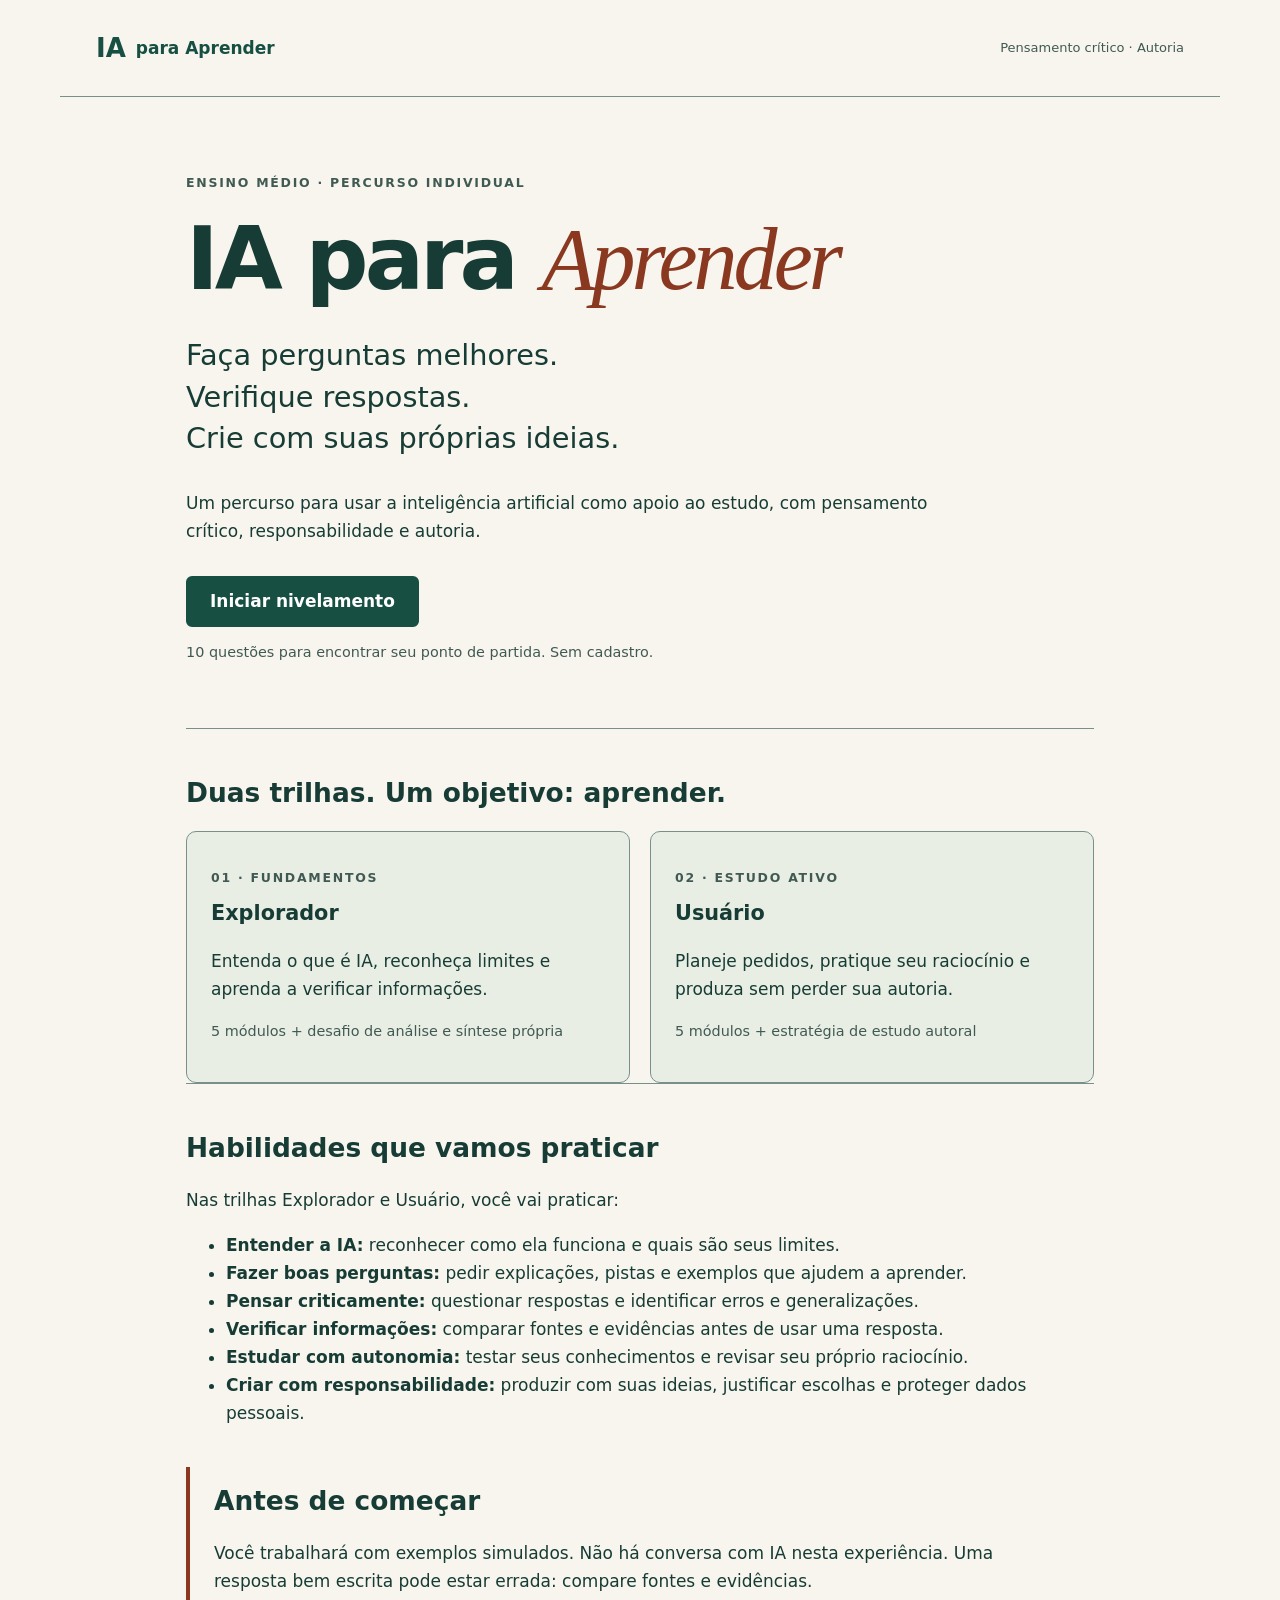
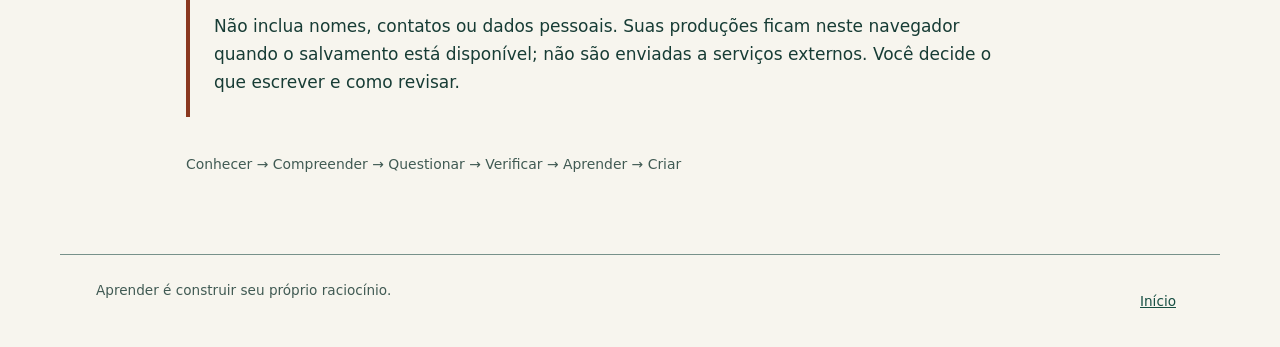
<file: index.html>
<!doctype html>
<html lang="pt-BR">
<head>
  <meta charset="utf-8">
  <meta name="viewport" content="width=device-width, initial-scale=1">
  <meta http-equiv="refresh" content="0; url=implementacao/index.html">
  <title>IA para Aprender</title>
</head>
<body>
  <p><a href="implementacao/index.html">Abrir IA para Aprender</a></p>
</body>
</html>
</file>
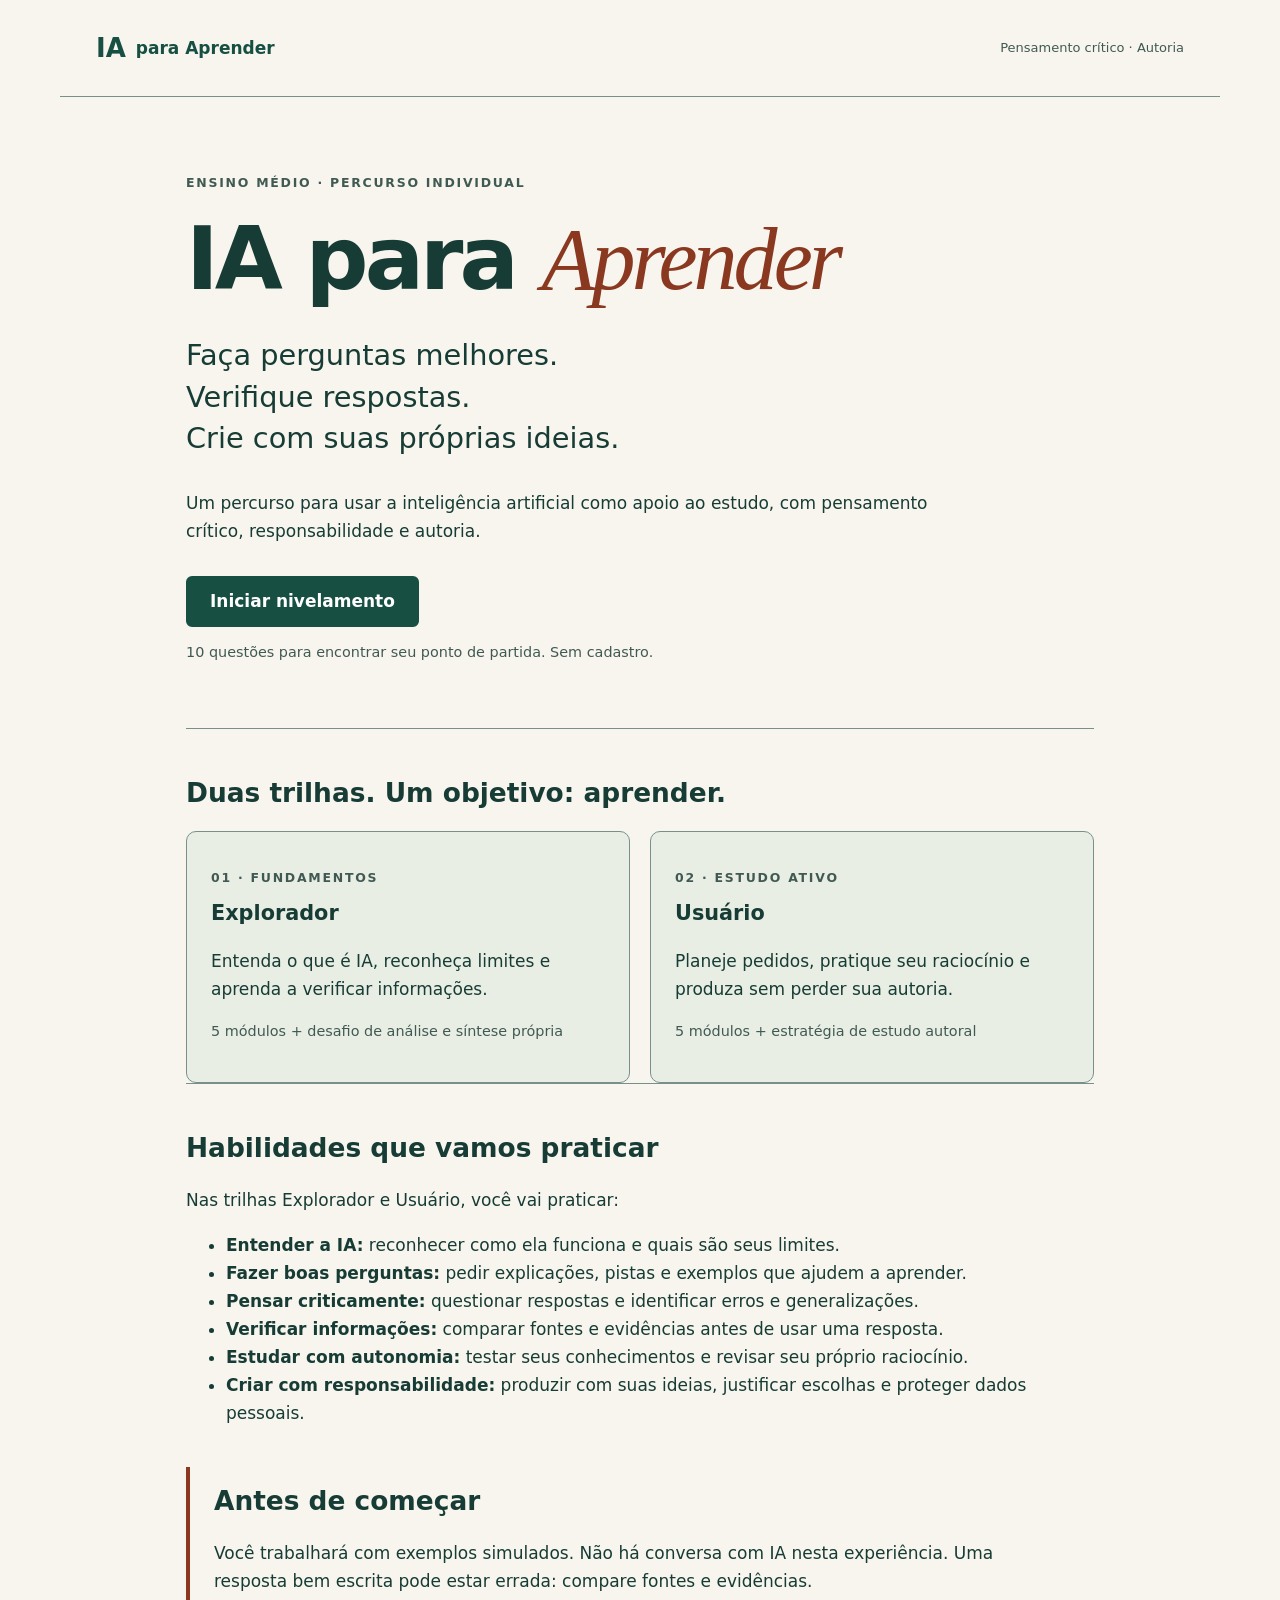
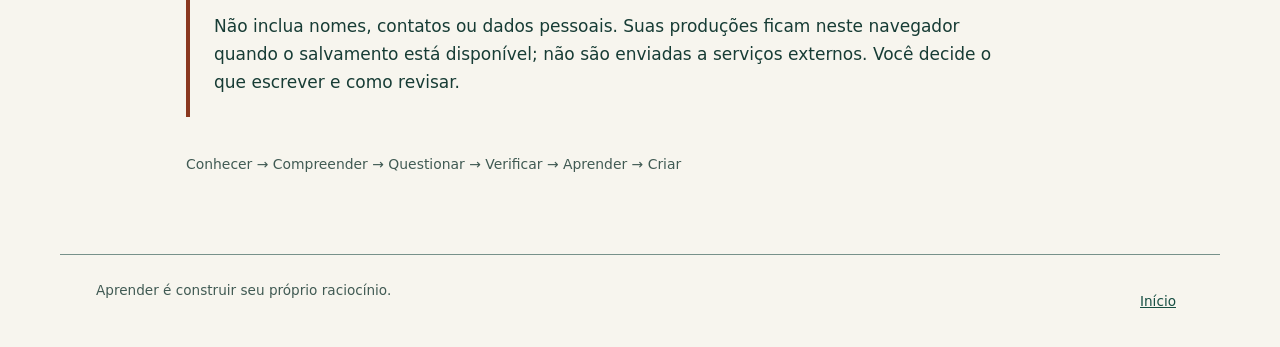
<file: implementacao/index.html>
<!doctype html>
<html lang="pt-BR"><head><meta charset="utf-8"><meta name="viewport" content="width=device-width,initial-scale=1">
<meta name="description" content="Aprenda a usar IA com pensamento crítico, verificação e autoria no Ensino Médio.">
<title>Comece a aprender · IA para Aprender</title><link rel="stylesheet" href="css/style.css">
<script src="js/data.js" defer></script><script src="js/storage.js" defer></script>

</head><body data-page="index">
<a class="skip" href="#main">Ir para o conteúdo</a>
<header class="site-header"><a href="index.html" class="brand">IA <span>para Aprender</span></a><span class="header-note">Pensamento crítico · Autoria</span></header>
<main id="main" tabindex="-1"><p id="storage-notice" role="status" aria-live="polite" class="notice" hidden></p>
<noscript><p>Esta experiência precisa de JavaScript para registrar respostas e orientar o percurso.</p></noscript>

<section class="hero">
 <p class="eyebrow">ENSINO MÉDIO · PERCURSO INDIVIDUAL</p>
 <h1>IA para <em>Aprender</em></h1>
 <p class="lead">Faça perguntas melhores.<br>Verifique respostas.<br>Crie com suas próprias ideias.</p>
 <p>Um percurso para usar a inteligência artificial como apoio ao estudo, com pensamento crítico, responsabilidade e autoria.</p>
 <a class="button" id="start" href="nivelamento.html">Iniciar nivelamento</a>
 <p class="hint">10 questões para encontrar seu ponto de partida. Sem cadastro.</p>
 <p id="resume-note" role="status"></p>
</section>
<section class="path" aria-labelledby="path-title">
 <h2 id="path-title">Duas trilhas. Um objetivo: aprender.</h2>
 <div class="cards">
 <article><p class="eyebrow">01 · FUNDAMENTOS</p><h3>Explorador</h3><p>Entenda o que é IA, reconheça limites e aprenda a verificar informações.</p><p class="hint">5 módulos + desafio de análise e síntese própria</p></article>
 <article><p class="eyebrow">02 · ESTUDO ATIVO</p><h3>Usuário</h3><p>Planeje pedidos, pratique seu raciocínio e produza sem perder sua autoria.</p><p class="hint">5 módulos + estratégia de estudo autoral</p></article>
 </div>
</section>
<section class="path" aria-labelledby="skills-title">
 <h2 id="skills-title">Habilidades que vamos praticar</h2>
 <p>Nas trilhas Explorador e Usuário, você vai praticar:</p>
 <ul>
  <li><strong>Entender a IA:</strong> reconhecer como ela funciona e quais são seus limites.</li>
  <li><strong>Fazer boas perguntas:</strong> pedir explicações, pistas e exemplos que ajudem a aprender.</li>
  <li><strong>Pensar criticamente:</strong> questionar respostas e identificar erros e generalizações.</li>
  <li><strong>Verificar informações:</strong> comparar fontes e evidências antes de usar uma resposta.</li>
  <li><strong>Estudar com autonomia:</strong> testar seus conhecimentos e revisar seu próprio raciocínio.</li>
  <li><strong>Criar com responsabilidade:</strong> produzir com suas ideias, justificar escolhas e proteger dados pessoais.</li>
 </ul>
</section>
<section class="care"><h2>Antes de começar</h2><p>Você trabalhará com exemplos simulados. Não há conversa com IA nesta experiência. Uma resposta bem escrita pode estar errada: compare fontes e evidências.</p><p>Não inclua nomes, contatos ou dados pessoais. Suas produções ficam neste navegador quando o salvamento está disponível; não são enviadas a serviços externos. Você decide o que escrever e como revisar.</p></section>
<p class="journey">Conhecer → Compreender → Questionar → Verificar → Aprender → Criar</p>
</main>
<footer>Aprender é construir seu próprio raciocínio. <a href="index.html">Início</a></footer>
</body></html>
</file>
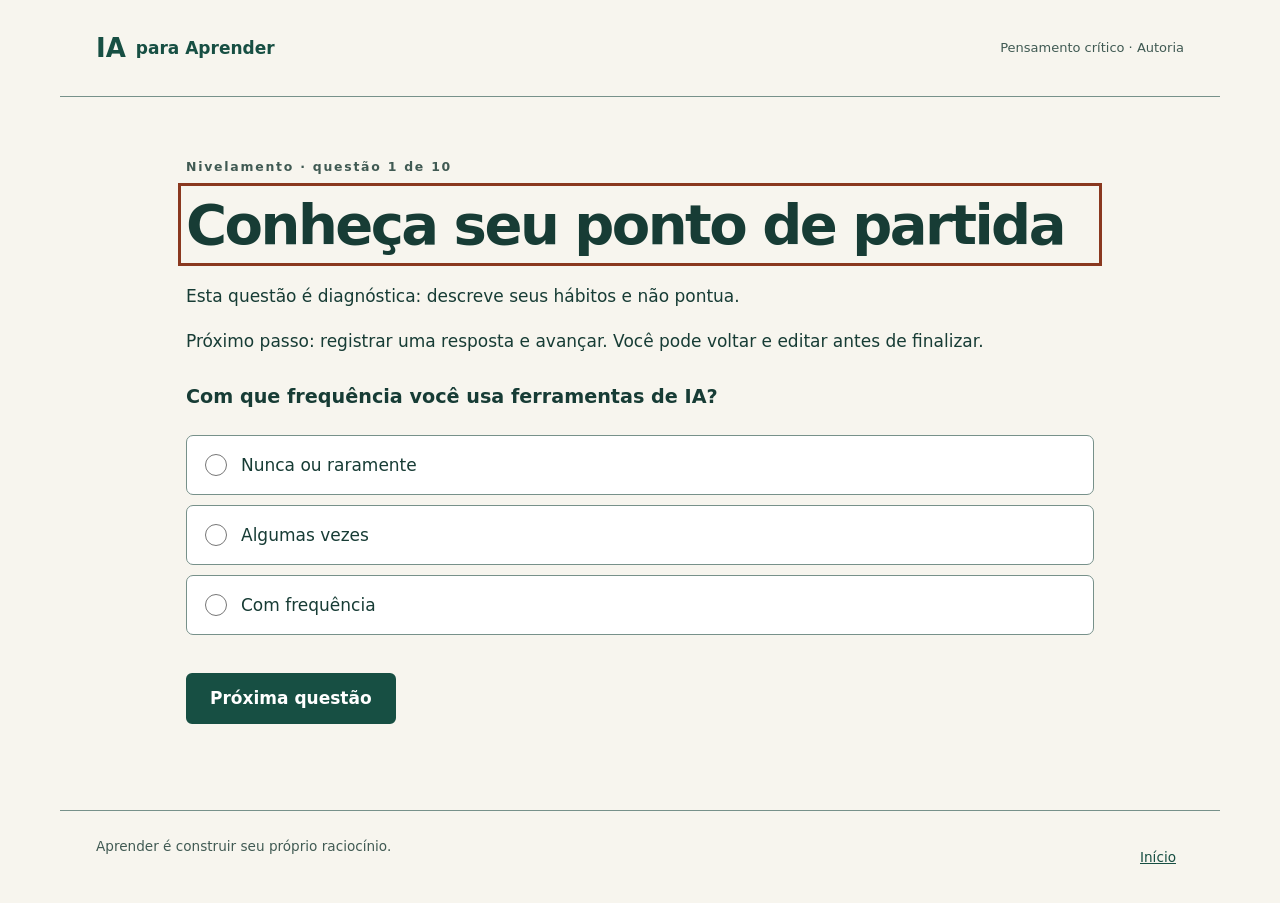
<file: implementacao/conclusao.html>
<!doctype html>
<html lang="pt-BR"><head><meta charset="utf-8"><meta name="viewport" content="width=device-width,initial-scale=1">
<meta name="description" content="Aprenda a usar IA com pensamento crítico, verificação e autoria no Ensino Médio.">
<title>Conclusão · IA para Aprender</title><link rel="stylesheet" href="css/style.css">
<script src="js/data.js" defer></script><script src="js/storage.js" defer></script>
<script src="js/conclusao.js" defer></script>
</head><body data-page="conclusao">
<a class="skip" href="#main">Ir para o conteúdo</a>
<header class="site-header"><a href="index.html" class="brand">IA <span>para Aprender</span></a><span class="header-note">Pensamento crítico · Autoria</span></header>
<main id="main" tabindex="-1"><p id="storage-notice" role="status" aria-live="polite" class="notice" hidden></p>
<noscript><p>Esta experiência precisa de JavaScript para registrar respostas e orientar o percurso.</p></noscript>

<p class="eyebrow">PERCURSO CONCLUÍDO</p><h1 tabindex="-1" data-focus>Agora, leve essas práticas para seus estudos.</h1>
<p class="lead">Pergunte. Verifique. Crie.</p>
<p>Você concluiu a trilha Usuário e criou uma estratégia de estudo. Continue praticando com autonomia.</p>
<div class="cards"><article><h2>Pergunte com propósito</h2><p>Defina o que quer aprender, peça pistas e explique seu raciocínio antes de comparar respostas.</p></article>
<article><h2>Examine as evidências</h2><p>Confira fontes, busque contraexemplos e registre as dúvidas que permanecem.</p></article>
<article><h2>Preserve sua autoria</h2><p>Escreva com suas palavras, justifique escolhas e cuide dos dados pessoais.</p></article></div>
<p>Próximo passo: aplicar a estratégia nos estudos ou revisar os módulos e sua produção.</p>
<div class="actions"><a class="button" href="usuario.html">Revisar Usuário e minha produção</a><a class="button secondary" href="index.html">Voltar ao início</a></div>
<section class="care"><h2>Um novo começo</h2><p>Reiniciar apaga respostas, rascunhos e produções deste projeto. A confirmação permite cancelar e preservar tudo.</p><button id="reset" class="secondary" type="button">Reiniciar todo o percurso</button></section>
</main>
<footer>Aprender é construir seu próprio raciocínio. <a href="index.html">Início</a></footer>
</body></html>
</file>
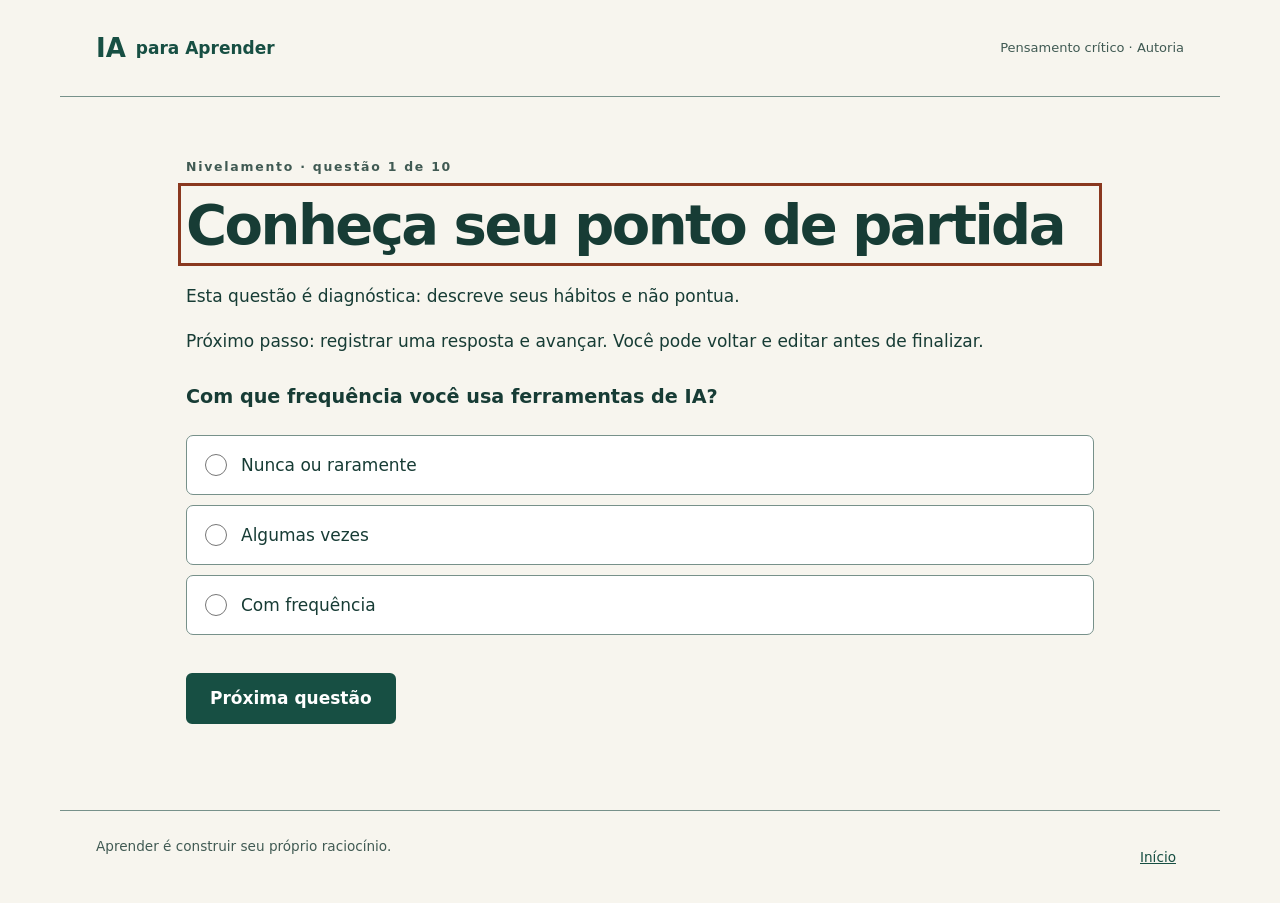
<file: implementacao/explorador.html>
<!doctype html>
<html lang="pt-BR"><head><meta charset="utf-8"><meta name="viewport" content="width=device-width,initial-scale=1">
<meta name="description" content="Aprenda a usar IA com pensamento crítico, verificação e autoria no Ensino Médio.">
<title>Explorador · IA para Aprender</title><link rel="stylesheet" href="css/style.css">
<script src="js/data.js" defer></script><script src="js/storage.js" defer></script>
<script src="js/trilhas.js" defer></script>
</head><body data-page="explorador">
<a class="skip" href="#main">Ir para o conteúdo</a>
<header class="site-header"><a href="index.html" class="brand">IA <span>para Aprender</span></a><span class="header-note">Pensamento crítico · Autoria</span></header>
<main id="main" tabindex="-1"><p id="storage-notice" role="status" aria-live="polite" class="notice" hidden></p>
<noscript><p>Esta experiência precisa de JavaScript para registrar respostas e orientar o percurso.</p></noscript>
<div id="app"></div></main>
<footer>Aprender é construir seu próprio raciocínio. <a href="index.html">Início</a></footer>
</body></html>
</file>
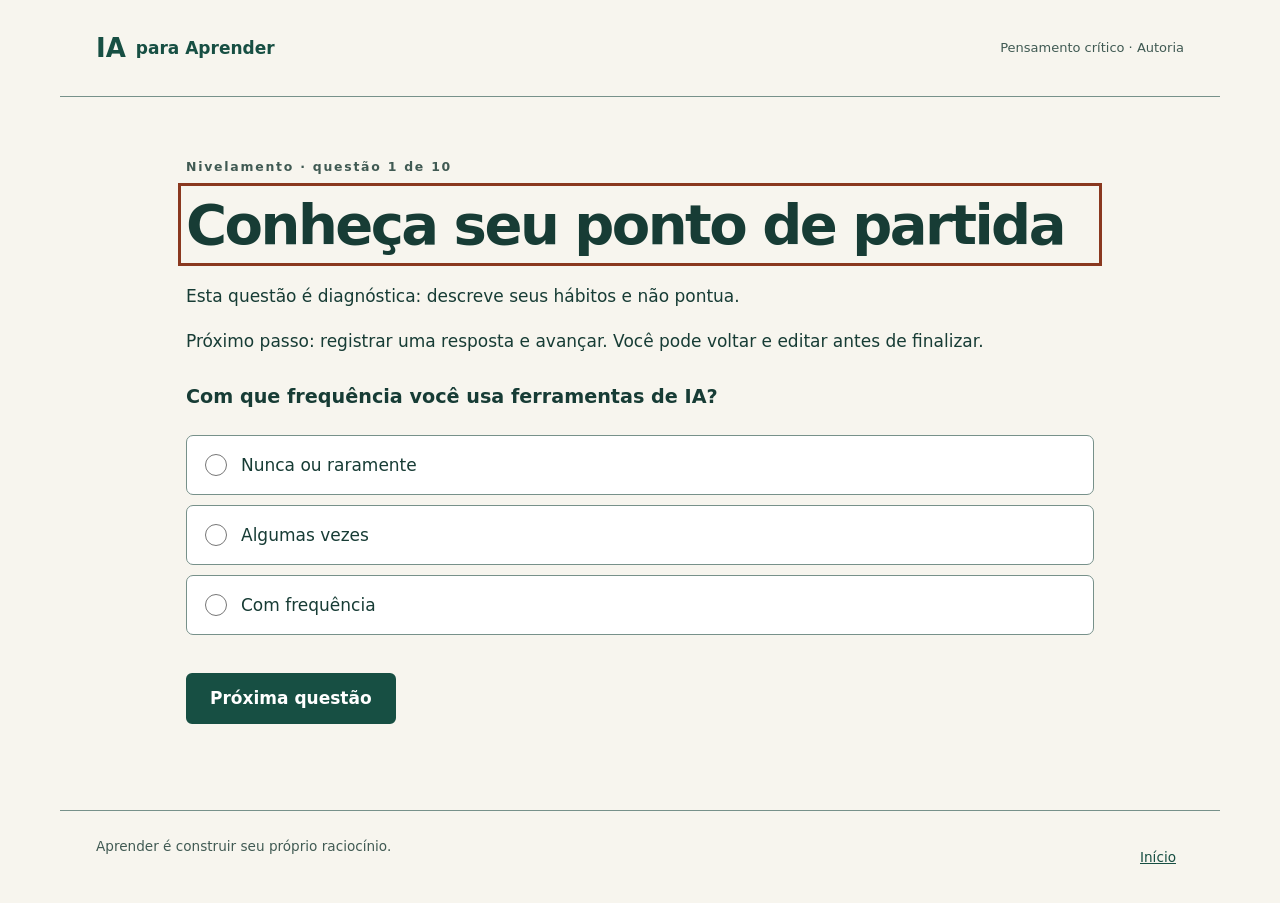
<file: implementacao/nivelamento.html>
<!doctype html>
<html lang="pt-BR"><head><meta charset="utf-8"><meta name="viewport" content="width=device-width,initial-scale=1">
<meta name="description" content="Aprenda a usar IA com pensamento crítico, verificação e autoria no Ensino Médio.">
<title>Nivelamento · IA para Aprender</title><link rel="stylesheet" href="css/style.css">
<script src="js/data.js" defer></script><script src="js/storage.js" defer></script>
<script src="js/nivelamento.js" defer></script>
</head><body data-page="nivelamento">
<a class="skip" href="#main">Ir para o conteúdo</a>
<header class="site-header"><a href="index.html" class="brand">IA <span>para Aprender</span></a><span class="header-note">Pensamento crítico · Autoria</span></header>
<main id="main" tabindex="-1"><p id="storage-notice" role="status" aria-live="polite" class="notice" hidden></p>
<noscript><p>Esta experiência precisa de JavaScript para registrar respostas e orientar o percurso.</p></noscript>
<div id="app"></div></main>
<footer>Aprender é construir seu próprio raciocínio. <a href="index.html">Início</a></footer>
</body></html>
</file>
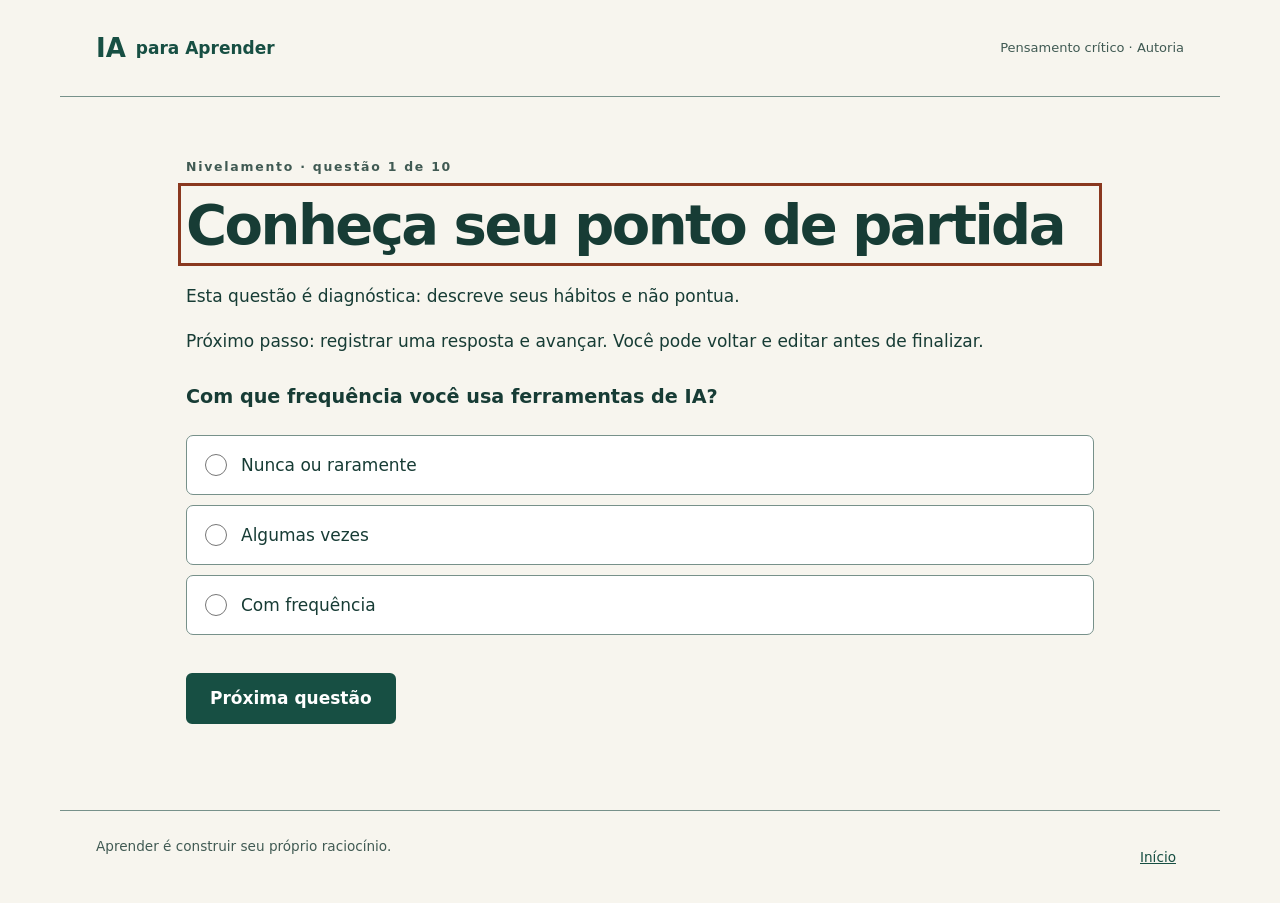
<file: implementacao/usuario.html>
<!doctype html>
<html lang="pt-BR"><head><meta charset="utf-8"><meta name="viewport" content="width=device-width,initial-scale=1">
<meta name="description" content="Aprenda a usar IA com pensamento crítico, verificação e autoria no Ensino Médio.">
<title>Usuário · IA para Aprender</title><link rel="stylesheet" href="css/style.css">
<script src="js/data.js" defer></script><script src="js/storage.js" defer></script>
<script src="js/trilhas.js" defer></script>
</head><body data-page="usuario">
<a class="skip" href="#main">Ir para o conteúdo</a>
<header class="site-header"><a href="index.html" class="brand">IA <span>para Aprender</span></a><span class="header-note">Pensamento crítico · Autoria</span></header>
<main id="main" tabindex="-1"><p id="storage-notice" role="status" aria-live="polite" class="notice" hidden></p>
<noscript><p>Esta experiência precisa de JavaScript para registrar respostas e orientar o percurso.</p></noscript>
<div id="app"></div></main>
<footer>Aprender é construir seu próprio raciocínio. <a href="index.html">Início</a></footer>
</body></html>
</file>
<file: implementacao/css/style.css>
:root{--paper:#f7f5ee;--ink:#173c35;--muted:#405a53;--line:#77918a;--accent:#174f43;--white:#fff;--soft:#e9eee5;--rust:#8a381f}
*{box-sizing:border-box}body{margin:0;background:var(--paper);color:var(--ink);font-family:system-ui,-apple-system,"Segoe UI",sans-serif;line-height:1.65;font-size:17px}
a{color:var(--accent)}button,input,textarea{font:inherit}button,a,input,textarea{-webkit-tap-highlight-color:transparent}button,.button{min-height:48px;min-width:44px}
:focus-visible{outline:3px solid var(--rust);outline-offset:4px}h1:focus,h2:focus{outline:3px solid var(--rust);outline-offset:5px}
.skip{position:absolute;left:16px;top:-100px;padding:12px;background:white;z-index:2}.skip:focus{top:8px}
.site-header{max-width:1160px;margin:auto;padding:24px 36px;display:flex;gap:20px;justify-content:space-between;align-items:center;border-bottom:1px solid var(--line)}
.brand{font-weight:800;text-decoration:none;font-size:26px;display:inline-flex;gap:10px;align-items:center;min-height:48px}.brand span{font-size:17px;font-weight:600}.header-note{font-size:13px;color:var(--muted)}
main{max-width:980px;margin:auto;padding:48px 36px 64px}h1,h2,h3{line-height:1.2;overflow-wrap:anywhere}h1{font-size:clamp(2rem,5vw,3.5rem);letter-spacing:-.045em;margin:12px 0 24px}h2{font-size:1.65rem;margin-top:30px}h3{font-size:1.3rem}p{max-width:75ch}
.hero{padding:16px 0 46px;max-width:750px}.hero h1{font-size:clamp(3rem,8vw,5.5rem);line-height:1.02;margin:20px 0 30px}.hero h1 em{font-family:Georgia,serif;font-weight:400;color:var(--rust)}.lead{font-size:clamp(1.35rem,3vw,1.8rem);line-height:1.45;font-weight:500}.eyebrow{font-size:.78rem;letter-spacing:.14em;font-weight:750;color:var(--muted)}
.button,button{display:inline-flex;align-items:center;justify-content:center;gap:8px;padding:12px 22px;border:2px solid var(--accent);border-radius:6px;background:var(--accent);color:white;font-weight:650;line-height:1.35;text-decoration:none;cursor:pointer;white-space:normal;text-align:center;max-width:100%;overflow-wrap:anywhere}
.button:hover,button:hover{background:#103c32;border-color:#103c32}.secondary{background:transparent;color:var(--accent)}.secondary:hover{background:var(--soft);color:var(--ink);border-color:var(--accent)}button:disabled{background:#e2e4dc;color:#48564e;border-color:#8a948b;cursor:not-allowed}
.hero .button{margin-top:14px}.hint{font-size:.9rem;color:var(--muted)}.path{border-top:1px solid var(--line);padding-top:18px}.cards{display:grid;grid-template-columns:repeat(auto-fit,minmax(min(100%,250px),1fr));gap:20px}.cards article{background:var(--soft);padding:24px;border:1px solid var(--line);border-radius:10px}.cards h2,.cards h3{margin-top:8px}.care{border-left:4px solid var(--rust);padding:4px 24px;margin-top:40px}.care h2{margin-top:14px}.journey{font-size:.87rem;margin-top:36px;color:var(--muted)}
.actions{display:flex;flex-wrap:wrap;gap:12px;margin:22px 0}.example{padding:20px 24px;background:var(--soft);border-radius:8px;border:1px solid var(--line);margin:24px 0}.metadata{font-size:.9rem;color:var(--muted);border-left:3px solid var(--accent);padding:8px 14px}.module-nav{display:flex;flex-wrap:wrap;gap:8px;margin:22px 0 28px}.module-nav button{font-size:.83rem;padding:10px 12px}.question-nav{display:flex;flex-wrap:wrap;gap:8px;margin-top:30px}.question-nav button{font-size:.85rem;padding:10px 14px}
fieldset{border:0;padding:0;margin:28px 0;min-width:0}legend{font-size:1.2rem;font-weight:700;line-height:1.45;padding:0;margin-bottom:14px;width:100%;overflow-wrap:anywhere}.option{display:flex;align-items:center;gap:14px;padding:15px 18px;margin:10px 0;border:1px solid var(--line);background:white;border-radius:7px;min-height:52px;cursor:pointer}.option:has(input:checked){border:2px solid var(--accent);padding:14px 17px;background:var(--soft)}input[type=radio]{width:22px;height:22px;flex-shrink:0;accent-color:var(--accent);margin:0}fieldset:disabled .option{cursor:default}
.feedback:empty{display:none}.feedback{background:#e9eee5;border-left:4px solid var(--accent);padding:16px 20px;margin:20px 0}.notice{background:#fff0d5;border:2px solid #8a5b0c;padding:18px;border-radius:8px}.text-label{display:block;font-weight:700;margin-top:28px;min-height:44px}.text-label+.hint{margin-top:0}textarea{width:100%;max-width:100%;padding:14px;border:2px solid var(--line);border-radius:6px;background:white;color:var(--ink);resize:vertical;min-height:120px}.production{white-space:pre-wrap;overflow-wrap:anywhere;padding:18px;background:white;border:1px solid var(--line);border-radius:6px}.review{border-bottom:1px solid var(--line);padding:8px 0 18px}
footer{max-width:1160px;margin:auto;border-top:1px solid var(--line);padding:24px 36px;font-size:.85rem;color:var(--muted);display:flex;gap:20px;justify-content:space-between;flex-wrap:wrap}footer a{display:inline-flex;align-items:center;min-height:44px;min-width:44px}
[hidden]{display:none!important}@media(max-width:600px){.site-header{padding:16px 20px;flex-wrap:wrap;gap:0}.header-note{display:none}main{padding:30px 20px 42px}footer{padding:20px}.hero{padding-bottom:30px}.care{padding-left:16px}.example{padding:16px}.actions>.button,.actions>button{flex:1 1 180px}.module-nav button{width:100%;justify-content:flex-start;text-align:left}.brand{font-size:24px}.brand span{font-size:16px}}
</file>
